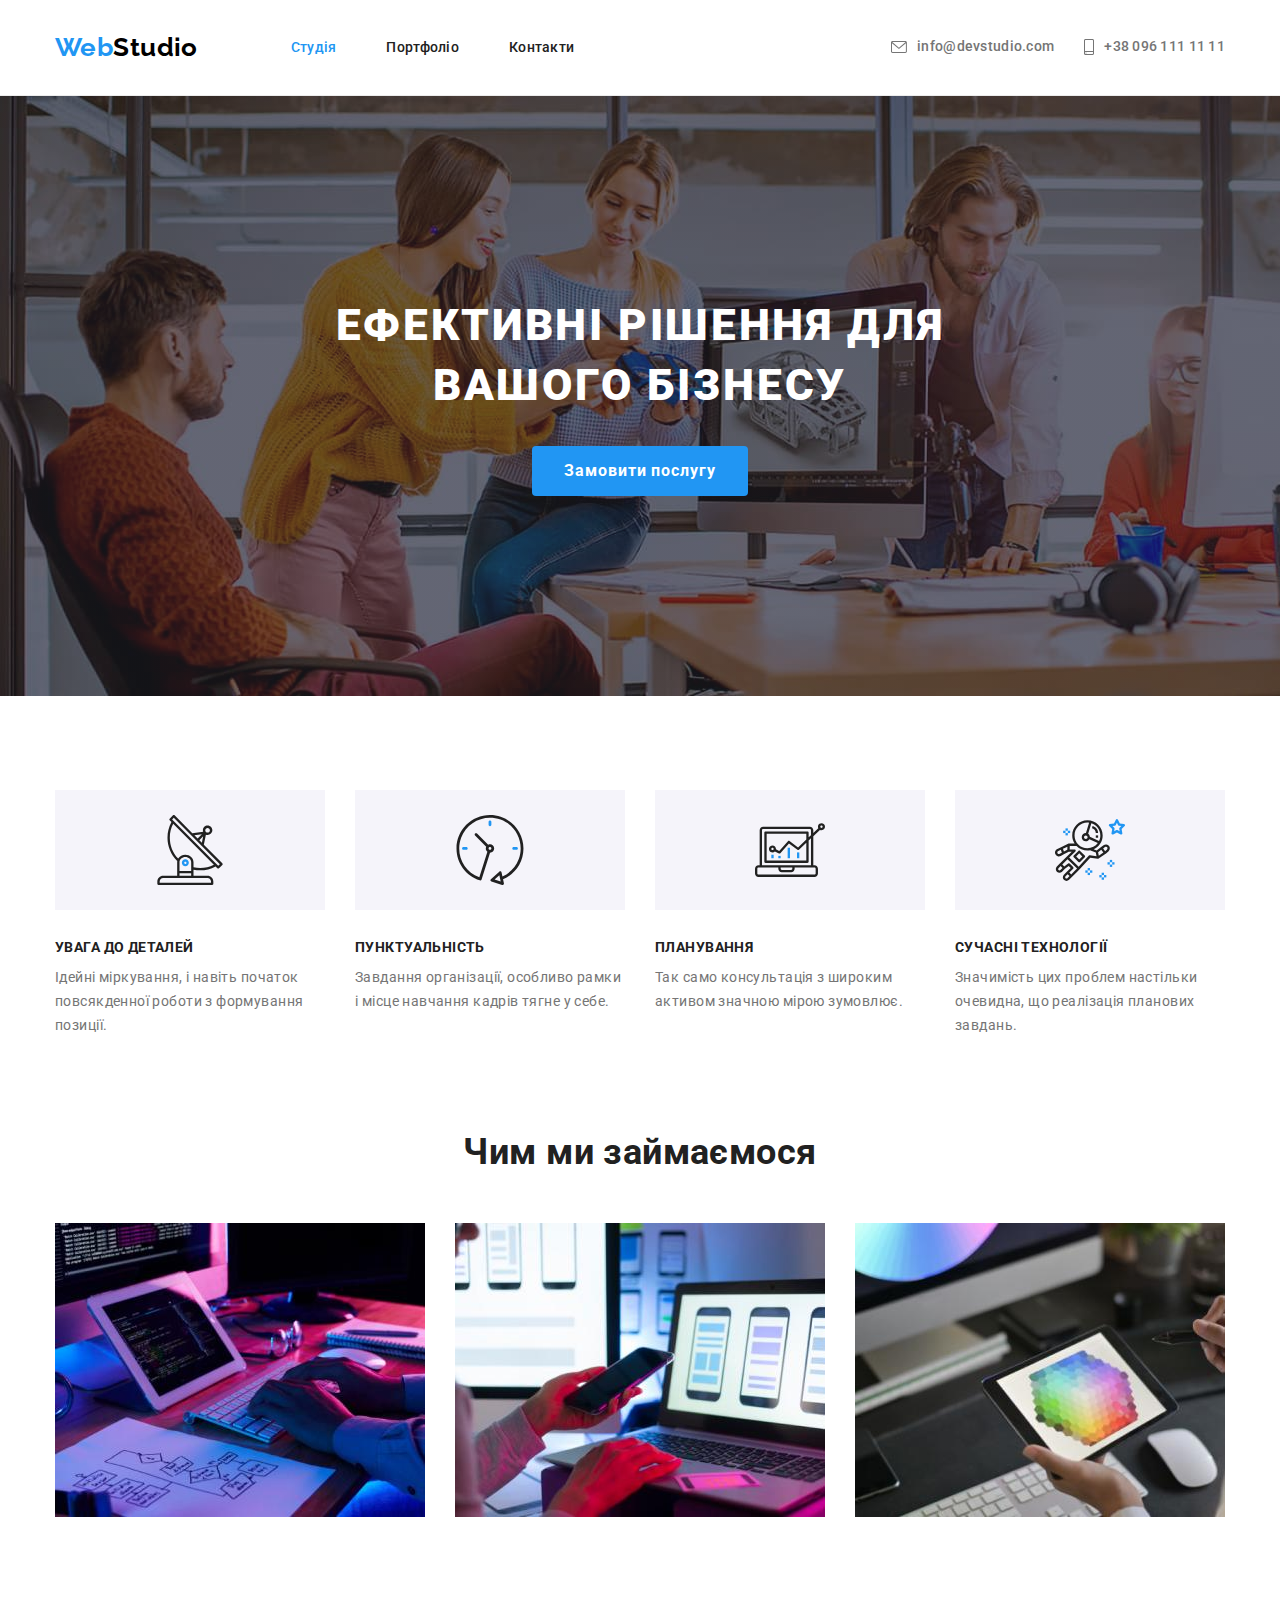
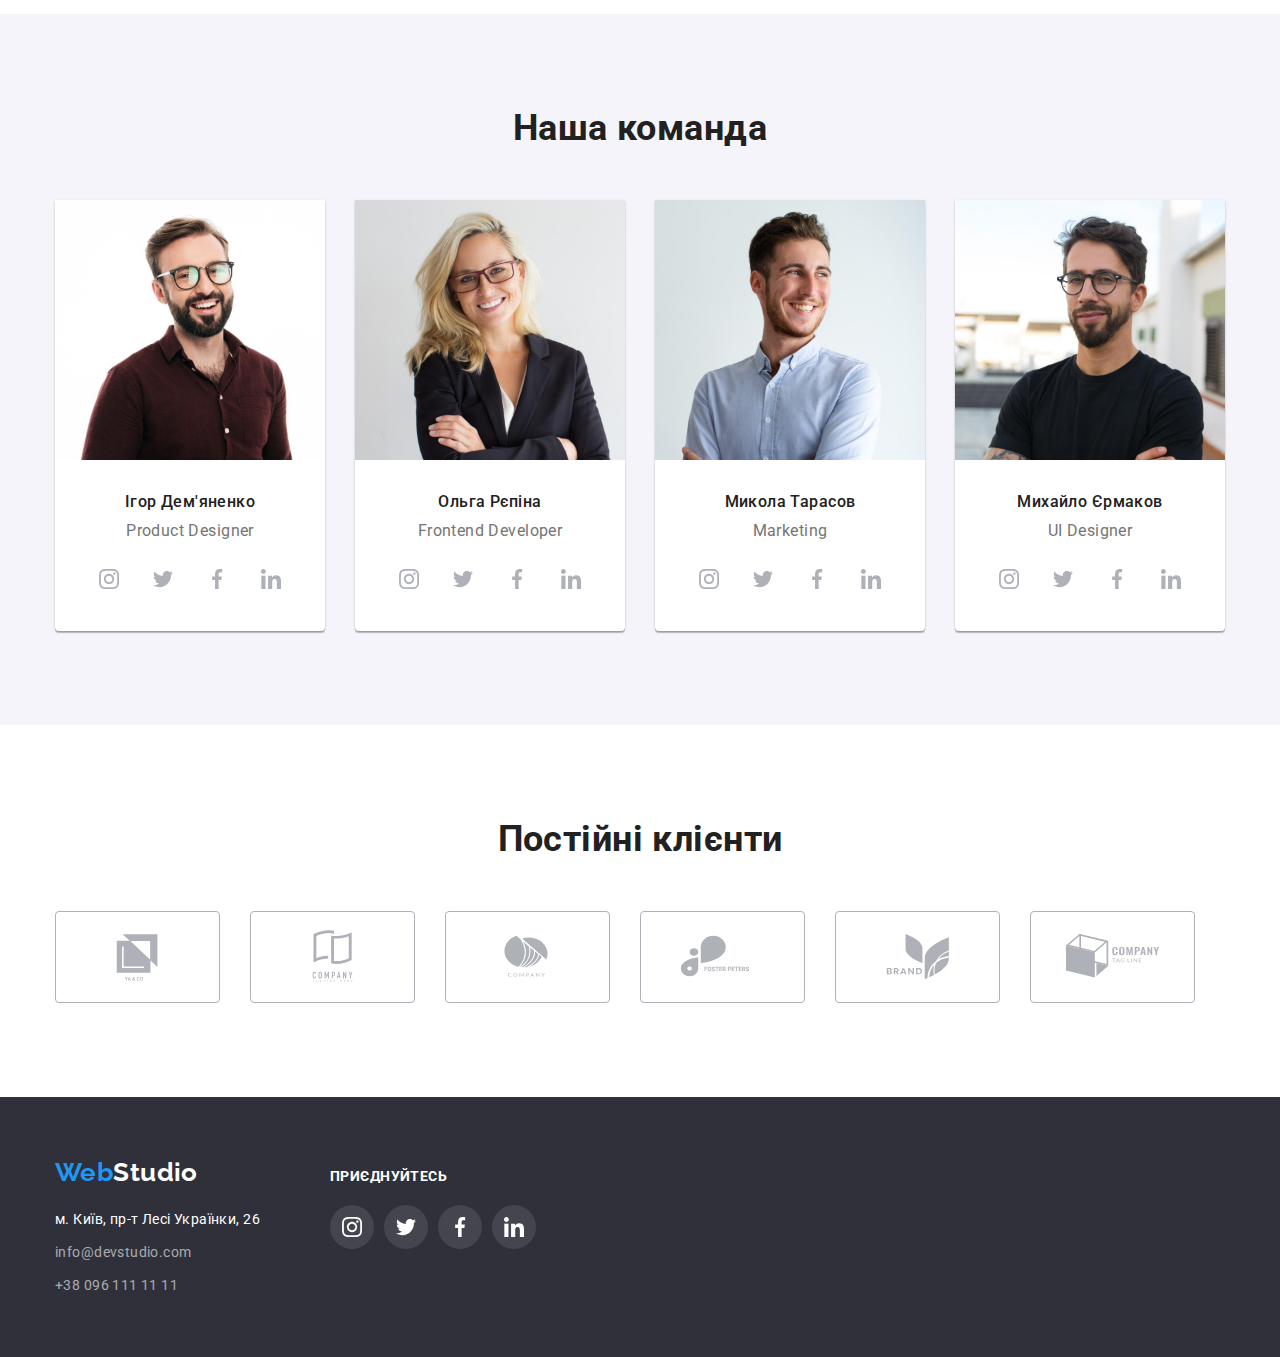
<file: index.html>
<!DOCTYPE html>
<html lang="uk">
  <head>
    <meta charset="UTF-8" />
    <meta http-equiv="X-UA-Compatible" content="IE=edge" />
    <meta name="viewport" content="width=device-width, initial-scale=1.0" />
    <title>Document</title>
    <link rel="preconnect" href="https://fonts.googleapis.com" />
    <link rel="preconnect" href="https://fonts.gstatic.com" crossorigin />
    <link
      href="https://fonts.googleapis.com/css2?family=Raleway:wght@700&family=Roboto:wght@400;500;700;900&display=swap"
      rel="stylesheet"
    />
    <link
      rel="stylesheet"
      href="https://cdnjs.cloudflare.com/ajax/libs/modern-normalize/1.1.0/modern-normalize.min.css"
      integrity="sha512-wpPYUAdjBVSE4KJnH1VR1HeZfpl1ub8YT/NKx4PuQ5NmX2tKuGu6U/JRp5y+Y8XG2tV+wKQpNHVUX03MfMFn9Q=="
      crossorigin="anonymous"
      referrerpolicy="no-referrer"
    />
    <link rel="stylesheet" href="./css/styles.css" />
  </head>

  <body>
    <!--Шапка сайту-->
    <header class="head">
      <div class="container main-nav">
        <nav class="head-nav">
          <a href="./index.html" lang="en" class="logo">
            <span class="web">Web</span>Studio
          </a>

          <ul class="site-nav list">
            <li class="item">
              <a class="link current" href="./index.html">Студія</a>
            </li>
            <li class="item">
              <a class="portfolio" href="./portfolio.html">Портфоліо</a>
            </li>
            <li class="item"><a href="">Контакти</a></li>
          </ul>
        </nav>

        <ul class="contacts list">
          <li class="item">
            <a class="mail" href="mailto:info@devstudio.com"
              ><svg class="mail-icon" width="16" height="12">
                  <use href="./images/icons.svg#icon-mail"></use>
                </svg>info@devstudio.com</a>
          </li>
          <li class="item">
            <a class="tel" href="tel:+380961111111"><svg class="tel-icon" width="10" height="16">
                  <use href="./images/icons.svg#icon-phone"></use>
                </svg>+38 096 111 11 11</a>
          </li>
        </ul>
      </div>
    </header>
    <main>
      <!--Герой-->
      <section class="hero overlay">
        <h1 class="hero-title">
          Ефективні рішення для <br />
          вашого бізнесу
        </h1>
        <button class="hero-button" type="button">Замовити послугу</button>
      </section>
      <!--Особливості-->
      <section class="special">
        <div class="container">
          <h2 hidden>Особливості</h2>
          <ul class="special-list">
            <li class="item">
              <div class="special-icons">
                <svg width="70" height="70">
                  <use href="./images/icons.svg#icon-antenna"></use>
                </svg>
              </div>

              <h3 class="special-title">УВАГА ДО ДЕТАЛЕЙ</h3>
              <p class="special-text">
                Ідейні міркування, і навіть початок повсякденної роботи з
                формування позиції.
              </p>
            </li>
            <li class="item">
              <div class="special-icons">
                <svg width="70" height="70">
                  <use href="./images/icons.svg#icon-clock"></use>
                </svg>
              </div>

              <h3 class="special-title">ПУНКТУАЛЬНІСТЬ</h3>
              <p class="special-text">
                Завдання організації, особливо рамки і місце навчання кадрів
                тягне у себе.
              </p>
            </li>
            <li class="item">
              <div class="special-icons">
                <svg width="70" height="70">
                  <use href="./images/icons.svg#icon-diagram"></use>
                </svg>
              </div>
              <h3 class="special-title">ПЛАНУВАННЯ</h3>
              <p class="special-text">
                Так само консультація з широким активом значною мірою зумовлює.
              </p>
            </li>
            <li class="item">
              <div class="special-icons">
                <svg width="70" height="70">
                  <use href="./images/icons.svg#icon-astronaut"></use>
                </svg>
              </div>
              <h3 class="special-title">СУЧАСНІ ТЕХНОЛОГІЇ</h3>
              <p class="special-text">
                Значимість цих проблем настільки очевидна, що реалізація
                планових завдань.
              </p>
            </li>
          </ul>
        </div>
      </section>
      <!--Чим ми займаємося-->
      <section class="work">
        <div class="container">
          <h2 class="work-title">Чим ми займаємося</h2>
          <ul class="work-list">
            <li class="item">
              <img
                src="./images/img1.jpg"
                width="370"
                alt="Розробка десктопних додатків"
              />
            </li>
            <li class="item">
              <img
                src="./images/img2.jpg"
                width="370"
                alt="Розробка мобільних додатків"
              />
            </li>
            <li class="item">
              <img src="./images/img3.jpg" width="370" alt="Веб дизайн" />
            </li>
          </ul>
        </div>
      </section>
      <!--Команда-->
      <section class="team">
        <div class="container">
          <h2 class="team-title">Наша команда</h2>
          <ul class="team-list">
            <li class="item">
              <img src="./images/photo1.jpg" width="270" alt="Фото Ігора" />
              <div class="item-text">
                <h3 class="team-name">Ігор Дем'яненко</h3>
                <p class="team-position" lang="en">Product Designer</p>
                <ul class="team-icons list">
                  <li class="social-item">
                    <a href="" class="social-link link">
                      <svg class="team-icon" width="20" height="20">
                        <use href="./images/icons.svg#icon-inst"></use>
                      </svg>
                    </a>
                  </li>
                  <li class="social-item">
                    <a href="" class="social-link link"
                      ><svg class="team-icon" width="20" height="20">
                        <use href="./images/icons.svg#icon-twitter"></use></svg
                    ></a>
                  </li>
                  <li class="social-item">
                    <a href="" class="social-link link"
                      ><svg class="team-icon" width="20" height="20">
                        <use href="./images/icons.svg#icon-facebook"></use></svg
                    ></a>
                  </li>
                  <li class="social-item">
                    <a href="" class="social-link link"
                      ><svg class="team-icon" width="20" height="20">
                        <use href="./images/icons.svg#icon-linkedin"></use></svg
                    ></a>
                  </li>
                </ul>
              </div>
            </li>
            <li class="item">
              <img src="./images/photo2.jpg" width="270" alt="Фото Ольги" />
              <div class="item-text">
                <h3 class="team-name">Ольга Рєпіна</h3>
                <p class="team-position" lang="en">Frontend Developer</p>
                <ul class="team-icons list">
                  <li class="social-item">
                    <a href="" class="social-link link">
                      <svg class="team-icon" width="20" height="20">
                        <use href="./images/icons.svg#icon-inst"></use>
                      </svg>
                    </a>
                  </li>
                  <li class="social-item">
                    <a href="" class="social-link link"
                      ><svg class="team-icon" width="20" height="20">
                        <use href="./images/icons.svg#icon-twitter"></use></svg
                    ></a>
                  </li>
                  <li class="social-item">
                    <a href="" class="social-link link"
                      ><svg class="team-icon" width="20" height="20">
                        <use href="./images/icons.svg#icon-facebook"></use></svg
                    ></a>
                  </li>
                  <li class="social-item">
                    <a href="" class="social-link link"
                      ><svg class="team-icon" width="20" height="20">
                        <use href="./images/icons.svg#icon-linkedin"></use></svg
                    ></a>
                  </li>
                </ul>
              </div>
            </li>
            <li class="item">
              <img src="./images/photo3.jpg" width="270" alt="Фото Миколи" />
              <div class="item-text">
                <h3 class="team-name">Микола Тарасов</h3>
                <p class="team-position" lang="en">Marketing</p>
                <ul class="team-icons list">
                  <li class="social-item">
                    <a href="" class="social-link link">
                      <svg class="team-icon" width="20" height="20">
                        <use href="./images/icons.svg#icon-inst"></use>
                      </svg>
                    </a>
                  </li>
                  <li class="social-item">
                    <a href="" class="social-link link"
                      ><svg class="team-icon" width="20" height="20">
                        <use href="./images/icons.svg#icon-twitter"></use></svg
                    ></a>
                  </li>
                  <li class="social-item">
                    <a href="" class="social-link link"
                      ><svg class="team-icon" width="20" height="20">
                        <use href="./images/icons.svg#icon-facebook"></use></svg
                    ></a>
                  </li>
                  <li class="social-item">
                    <a href="" class="social-link link"
                      ><svg class="team-icon" width="20" height="20">
                        <use href="./images/icons.svg#icon-linkedin"></use></svg
                    ></a>
                  </li>
                </ul>
              </div>
            </li>
            <li class="item">
              <img src="./images/photo4.jpg" width="270" alt="Фото Михайла" />
              <div class="item-text">
                <h3 class="team-name">Михайло Єрмаков</h3>
                <p class="team-position" lang="en">UI Designer</p>
                <ul class="team-icons list">
                  <li class="social-item">
                    <a href="" class="social-link link">
                      <svg class="team-icon" width="20" height="20">
                        <use href="./images/icons.svg#icon-inst"></use>
                      </svg>
                    </a>
                  </li>
                  <li class="social-item">
                    <a href="" class="social-link link"
                      ><svg class="team-icon" width="20" height="20">
                        <use href="./images/icons.svg#icon-twitter"></use></svg
                    ></a>
                  </li>
                  <li class="social-item">
                    <a href="" class="social-link link"
                      ><svg class="team-icon" width="20" height="20">
                        <use href="./images/icons.svg#icon-facebook"></use></svg
                    ></a>
                  </li>
                  <li class="social-item">
                    <a href="" class="social-link link"
                      ><svg class="team-icon" width="20" height="20">
                        <use href="./images/icons.svg#icon-linkedin"></use></svg
                    ></a>
                  </li>
                </ul>
              </div>
            </li>
          </ul>
        </div>
      </section>
      <section class="clients">
        <div class="container">
          <h2 class="clients-title">Постійні клієнти</h2>
          <ul class="clients-list">
            <li class="icon-list">
              <a href="" class="clients-link"
                ><svg class="clients-icon" width="106" height="60">
                  <use href="./images/icons.svg#icon-clientone"></use></svg
              ></a>
            </li>
            <li class="icon-list">
              <a href="" class="clients-link"
                ><svg class="clients-icon" width="106" height="60">
                  <use href="./images/icons.svg#icon-clienttwo"></use></svg
              ></a>
            </li>
            <li class="icon-list">
              <a href="" class="clients-link"
                ><svg class="clients-icon" width="106" height="60">
                  <use href="./images/icons.svg#icon-clientthree"></use></svg
              ></a>
            </li>
            <li class="icon-list">
              <a href="" class="clients-link"
                ><svg class="clients-icon" width="106" height="60">
                  <use href="./images/icons.svg#icon-clientfour"></use></svg
              ></a>
            </li>
            <li class="icon-list">
              <a href="" class="clients-link"
                ><svg class="clients-icon" width="106" height="60">
                  <use href="./images/icons.svg#icon-clientfive"></use></svg
              ></a>
            </li>
            <li class="icon-list">
              <a href="" class="clients-link"
                ><svg class="clients-icon" width="106" height="60">
                  <use href="./images/icons.svg#icon-clientsix"></use></svg
              ></a>
            </li>
          </ul>
        </div>
      </section>
    </main>
    <!--Футер-->
    <footer class="adress">
      <div class="container foot">
        <div class="first">
        <a href="./index.html" lang="en" class="logo"
          ><span class="web">Web</span>Studio
        </a>
          <ul class="adress-list">
            <li class="item">
              <a class="maps" href="https://goo.gl/maps/tU6oUWFSM4fqJEDF9">
                м. Київ, пр-т Лесі Українки, 26
              </a>
            </li>
            <li class="item">
              <a class="link" href="mailto:info@devstudio.com"
                >info@devstudio.com</a
              >
            </li>
            <li class="item">
              <a class="link" href="tel:+380961111111">+38 096 111 11 11</a>
            </li>
          </ul>
        </div>
        </address>
        <div class="second">
          <h3 class="adress-title">ПРИЄДНУЙТЕСЬ</h3>
          <ul class="social-icons list">
            <li class="social-item">
              <a href="" class="social-link link">
                <svg class="adress-icon" width="20" height="20">
                  <use href="./images/icons.svg#icon-inst"></use>
                </svg>
              </a>
            </li>
            <li class="social-item">
              <a href="" class="social-link link"
                ><svg class="adress-icon" width="20" height="20">
                  <use href="./images/icons.svg#icon-twitter"></use></svg
              ></a>
            </li>
            <li class="social-item">
              <a href="" class="social-link link"
                ><svg class="adress-icon" width="20" height="20">
                  <use href="./images/icons.svg#icon-facebook"></use></svg
              ></a>
            </li>
            <li class="social-item">
              <a href="" class="social-link link"
                ><svg class="adress-icon" width="20" height="20">
                  <use href="./images/icons.svg#icon-linkedin"></use></svg
              ></a>
            </li>
          </ul>
        </div>
      </div>
    </footer>
  </body>
</html>
</file>
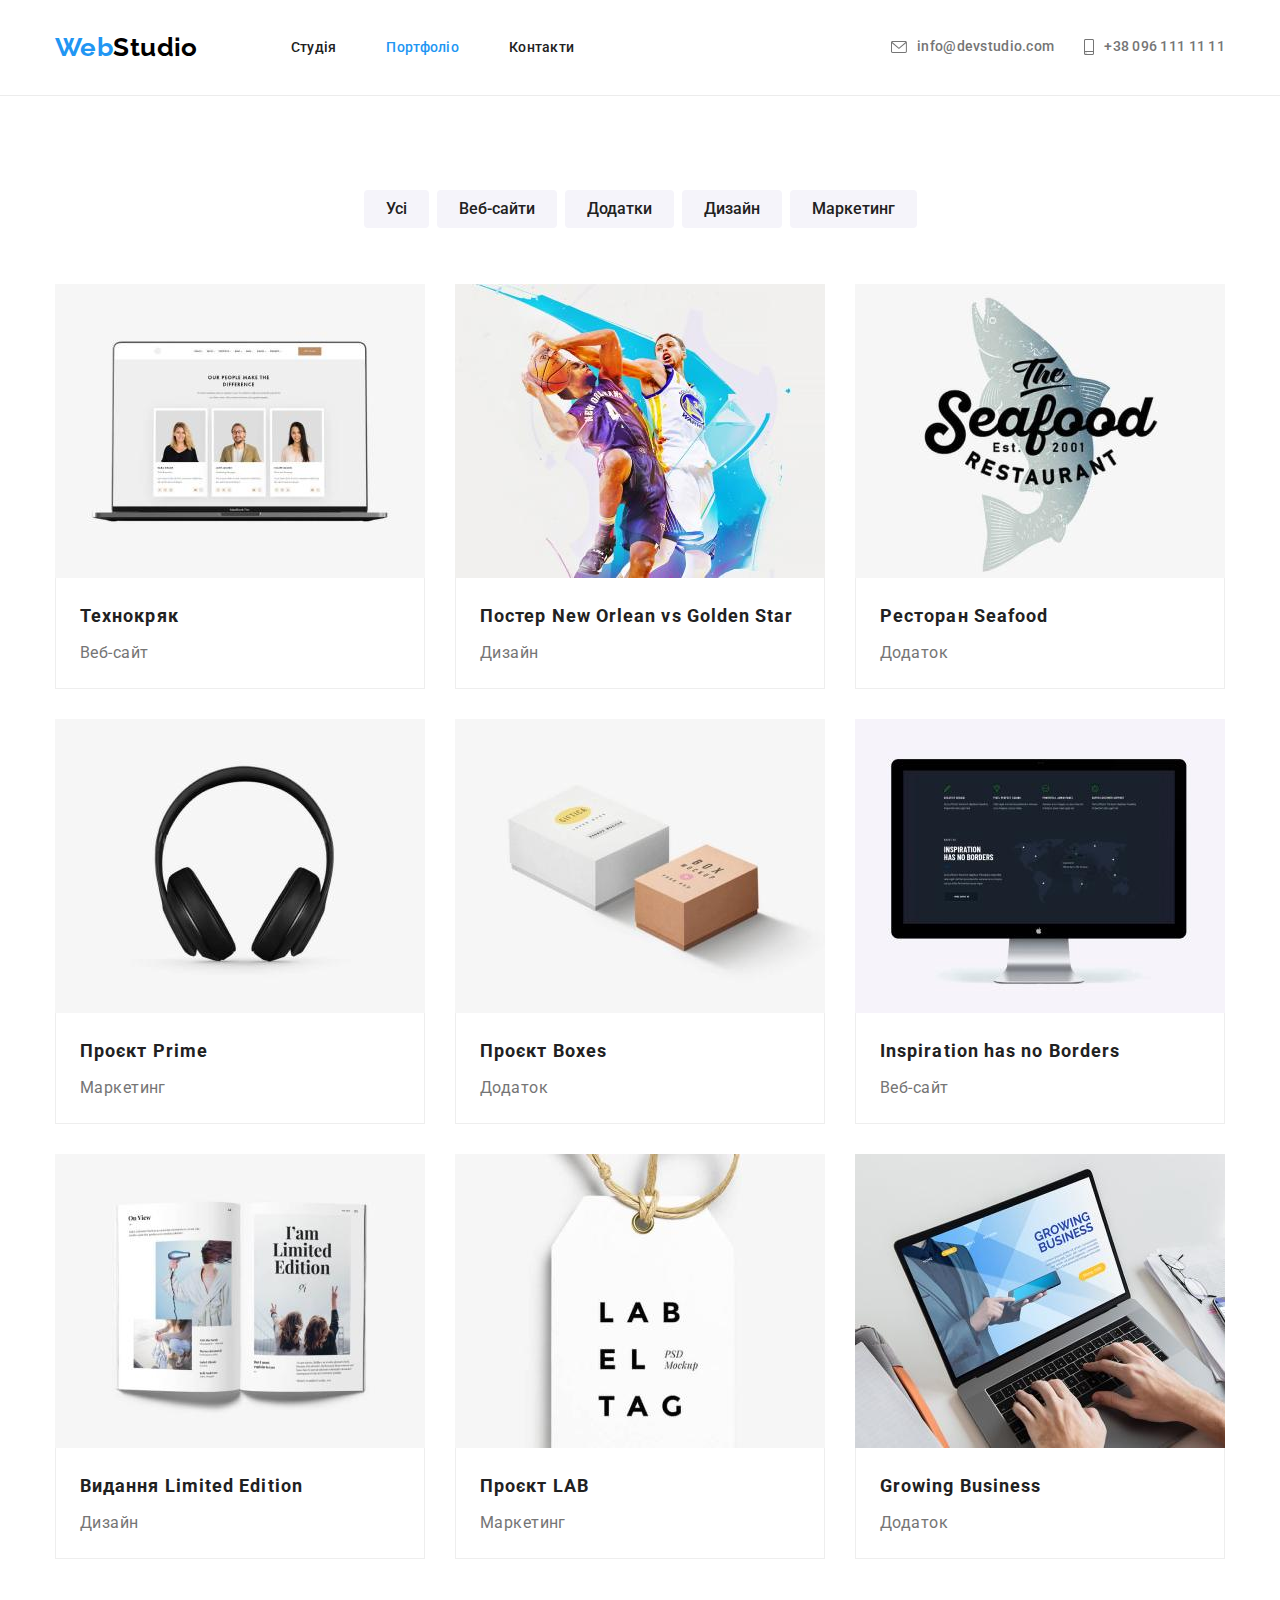
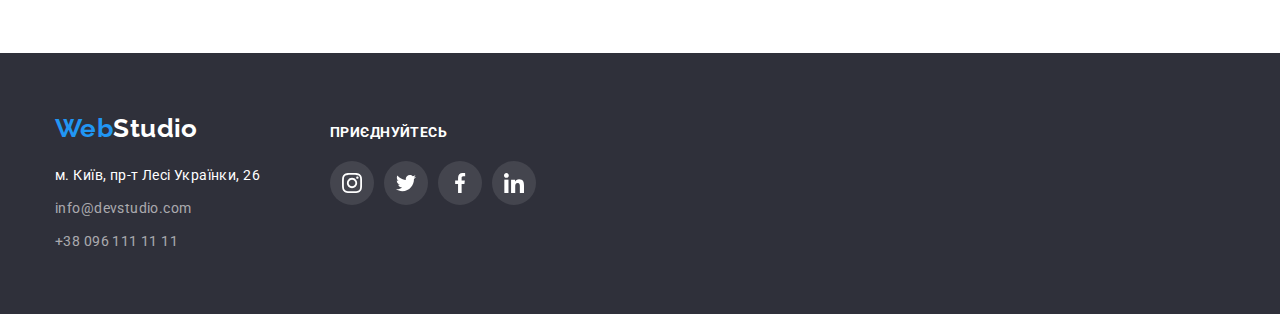
<file: portfolio.html>
<!DOCTYPE html>
<html lang="uk">
  <head>
    <meta charset="UTF-8" />
    <meta http-equiv="X-UA-Compatible" content="IE=edge" />
    <meta name="viewport" content="width=device-width, initial-scale=1.0" />
    <title>Document</title>
    <link rel="preconnect" href="https://fonts.googleapis.com" />
    <link rel="preconnect" href="https://fonts.gstatic.com" crossorigin />
    <link
      href="https://fonts.googleapis.com/css2?family=Raleway:wght@700&family=Roboto:wght@400;500;700;900&display=swap"
      rel="stylesheet"
    />
    <link
      rel="stylesheet"
      href="https://cdnjs.cloudflare.com/ajax/libs/modern-normalize/1.1.0/modern-normalize.min.css"
      integrity="sha512-wpPYUAdjBVSE4KJnH1VR1HeZfpl1ub8YT/NKx4PuQ5NmX2tKuGu6U/JRp5y+Y8XG2tV+wKQpNHVUX03MfMFn9Q=="
      crossorigin="anonymous"
      referrerpolicy="no-referrer"
    />
    <link rel="stylesheet" href="./css/styles.css" />
  </head>
  <body>
    <!--Шапка сайту-->
    <header class="head">
      <div class="container main-nav">
        <nav class="head-nav">
          <a href="./index.html" lang="en" class="logo">
            <span class="web">Web</span>Studio
          </a>

          <ul class="site-nav list">
            <li class="item">
              <a class="link" href="./index.html">Студія</a>
            </li>
            <li class="item">
              <a class="portfolio current" href="./portfolio.html">Портфоліо</a>
            </li>
            <li class="item"><a href="">Контакти</a></li>
          </ul>
        </nav>

        <ul class="contacts list">
          <li class="item">
            <a class="mail" href="mailto:info@devstudio.com"
              ><svg class="mail-icon" width="16" height="12">
                  <use href="./images/icons.svg#icon-mail"></use>
                </svg>info@devstudio.com</a>
          </li>
          <li class="item">
            <a class="tel" href="tel:+380961111111"><svg class="tel-icon" width="10" height="16">
                  <use href="./images/icons.svg#icon-phone"></use>
                </svg>+38 096 111 11 11</a>
          </li>
        </ul>
      </div>
    </header>

    <main>
      <section class="project">
        <div class="container">
          <h1 hidden>Наші проєкти</h1>
          <ul class="filter">
            <li class="item">
              <button class="filter-button" type="button">Усі</button>
            </li>
            <li class="item">
              <button class="filter-button" type="button">Веб-сайти</button>
            </li>
            <li class="item">
              <button class="filter-button" type="button">Додатки</button>
            </li>
            <li class="item">
              <button class="filter-button" type="button">Дизайн</button>
            </li>
            <li class="item">
              <button class="filter-button" type="button">Маркетинг</button>
            </li>
          </ul>
          <ul class="examples">
            <li class="item">
              <a href="" class="exam-link">
                <img
                  src="./images/port1.jpg"
                  width="370"
                  height="294"
                  alt="Ноутбук"
                />
                <div class="item-text">
                  <h2 class="project-title">Технокряк</h2>
                  <p class="project-exsample">Веб-сайт</p>
                </div>
              </a>
            </li>
            <li class="item">
              <a href="" class="exam-link">
                <img
                  src="./images/port2.jpg"
                  width="370"
                  height="294"
                  alt="Гравці в баскетбол"
                />
                <div class="item-text">
                  <h2 class="project-title">
                    Постер New Orlean vs Golden Star
                  </h2>
                  <p class="project-exsample">Дизайн</p>
                </div>
              </a>
            </li>
            <li class="item">
              <a href="" class="exam-link">
                <img
                  src="./images/port3.jpg"
                  width="370"
                  height="294"
                  alt="Логотип ресторану"
                />
                <div class="item-text">
                  <h2 class="project-title">Ресторан Seafood</h2>
                  <p class="project-exsample">Додаток</p>
                </div>
              </a>
            </li>
            <li class="item">
              <a href="" class="exam-link">
                <img
                  src="./images/port4.jpg"
                  width="370"
                  height="294"
                  alt="Навушники"
                />
                <div class="item-text">
                  <h2 class="project-title">Проєкт Prime</h2>
                  <p class="project-exsample">Маркетинг</p>
                </div>
              </a>
            </li>
            <li class="item">
              <a href="" class="exam-link">
                <img
                  src="./images/port5.jpg"
                  width="370"
                  height="294"
                  alt="Дві коробки"
                />
                <div class="item-text">
                  <h2 class="project-title">Проєкт Boxes</h2>
                  <p class="project-exsample">Додаток</p>
                </div>
              </a>
            </li>
            <li class="item">
              <a href="" class="exam-link">
                <img
                  src="./images/port6.jpg"
                  width="370"
                  height="294"
                  alt="Монітор на якому мапа світу"
                />
                <div class="item-text">
                  <h2 class="project-title">Inspiration has no Borders</h2>
                  <p class="project-exsample">Веб-сайт</p>
                </div>
              </a>
            </li>
            <li class="item">
              <a href="" class="exam-link">
                <img
                  src="./images/port7.jpg"
                  width="370"
                  height="294"
                  alt="Журнал"
                />
                <div class="item-text">
                  <h2 class="project-title">Видання Limited Edition</h2>
                  <p class="project-exsample">Дизайн</p>
                </div>
              </a>
            </li>
            <li class="item">
              <a href="" class="exam-link">
                <img
                  src="./images/port8.jpg"
                  width="370"
                  height="294"
                  alt="Бірка від одягу"
                />
                <div class="item-text">
                  <h2 class="project-title">Проєкт LAB</h2>
                  <p class="project-exsample">Маркетинг</p>
                </div>
              </a>
            </li>
            <li class="item">
              <a href="" class="exam-link">
                <img
                  src="./images/port9.jpg"
                  width="370"
                  height="294"
                  alt="Ноутбук за яким працюють"
                />
                <div class="item-text">
                  <h2 class="project-title">Growing Business</h2>
                  <p class="project-exsample">Додаток</p>
                </div>
              </a>
            </li>
          </ul>
        </div>
      </section>
    </main>

    <!--Футер-->
    <footer class="adress">
      <div class="container foot">
        <div class="first">
        <a href="./index.html" lang="en" class="logo"
          ><span class="web">Web</span>Studio
        </a>
          <ul class="adress-list">
            <li class="item">
              <a class="maps" href="https://goo.gl/maps/tU6oUWFSM4fqJEDF9">
                м. Київ, пр-т Лесі Українки, 26
              </a>
            </li>
            <li class="item">
              <a class="link" href="mailto:info@devstudio.com"
                >info@devstudio.com</a
              >
            </li>
            <li class="item">
              <a class="link" href="tel:+380961111111">+38 096 111 11 11</a>
            </li>
          </ul>
        </div>
        </address>
        <div class="second">
          <h3 class="adress-title">ПРИЄДНУЙТЕСЬ</h3>
          <ul class="social-icons list">
            <li class="social-item">
              <a href="" class="social-link link">
                <svg class="adress-icon" width="20" height="20">
                  <use href="./images/icons.svg#icon-inst"></use>
                </svg>
              </a>
            </li>
            <li class="social-item">
              <a href="" class="social-link link"
                ><svg class="adress-icon" width="20" height="20">
                  <use href="./images/icons.svg#icon-twitter"></use></svg
              ></a>
            </li>
            <li class="social-item">
              <a href="" class="social-link link"
                ><svg class="adress-icon" width="20" height="20">
                  <use href="./images/icons.svg#icon-facebook"></use></svg
              ></a>
            </li>
            <li class="social-item">
              <a href="" class="social-link link"
                ><svg class="adress-icon" width="20" height="20">
                  <use href="./images/icons.svg#icon-linkedin"></use></svg
              ></a>
            </li>
          </ul>
        </div>
      </div>
    </footer>
  </body>
</html>
</file>
<file: css/styles.css>
/* основний колір тексту #212121 */
/* другорядний колір тексту #757575 */
/* чорний #000000 */
/* білий #FFFFFF */
/* акцент #2196F3  */
/* колір фону основний #F5F5F5 */
/* другорядний фон #2F303A */
/* третьорядний фон #F5F4FA */

*,
::before,
::after {
    box-sizing: border-box;
}

:root {
    --title-text-color: #212121;
    --primary-text-color: #757575;
    --white: #FFFFFF;
    --black-color: #000000;
    --secondary-background-color: #F5F5F5;
    --third-background-color: #2F303A;
    --accent-color: #2196F3;
    --icon-color: #AFB1B8;

}

body {
    margin: 0;

    background-color: var(--white);
    color: var(--title-text-color);
    font-size: 14px;
    font-family: Roboto, sans-serif;
    letter-spacing: 0.03em;  

}
a {
     text-decoration: none;
    }
    
ul {
    list-style: none; 
}

h1,
h2,
h3,
h4,
h5,
h6,
p {
    margin-top: 0;
}

/* утіліти */

.head {
    padding-top: 32px;
    padding-bottom: 32px;
    border-bottom: 1px solid #ececec;
}

.list {
    margin: 0;
    padding: 0;

    list-style: none;
}

.main-nav {
    display: flex;
    align-items: center;
}
.head-nav {
    display: inline-flex;
    align-items: center;
}

/* logo */
.logo {

    color: var(--black-color);
    font-family: Raleway, sans-serif;
    font-weight: 700;
    font-size: 26px;
    line-height: 1.19;
        
}

.main-nav .logo{
    margin-right: 93px;
}

.web {
    color: var(--accent-color);
}
/* site-nav */

.site-nav{
    display: flex;
}

.site-nav .item:not(:last-child) {
    margin-right: 50px;
}

.site-nav a{
    color: var(--title-text-color);
    font-weight: 500;
    line-height: 1.14;
    letter-spacing: 0.02em;
}

.site-nav a:hover,
.site-nav a:focus {
    color: var(--accent-color);
}

.site-nav .link.current {
    color: var(--accent-color);
}
/* portfolio */
.site-nav .portfolio {
    color: var(--title-text-color);
}

.site-nav .portfolio:hover,
.site-nav .portfolio:focus {
    color: var(--accent-color);
}

.site-nav .portfolio.current {
    color: var(--accent-color);
}
/* contacts */

.contacts {
    display: flex;
    margin-left: auto;
    padding: 0;
    
    font-weight: 500;
    line-height: 1.14;
    letter-spacing: 0.02em;
}

.contacts .item:not(:last-child) {
    margin-right: 30px;
}

.contacts .mail {
    color: var(--primary-text-color);
    display: flex;
    align-items: center;
}


.contacts .mail-icon{
    margin-right: 10px;

    fill:var(--primary-text-color);
}
.contacts .mail:hover .mail-icon,
.contacts .mail:focus .mail-icon{
    fill: var(--accent-color);
}

.contacts .mail:hover,
.contacts .mail:focus {
    color: var(--accent-color);
}

.contacts .tel {
    color: var(--primary-text-color);
    display: flex;
    align-items: center;
}

.contacts .tel-icon {
    margin-right: 10px;

    fill: var(--primary-text-color);
}

.contacts .tel:hover .tel-icon,
.contacts .tel:focus .tel-icon{
    fill: var(--accent-color);
}

.contacts .tel:hover,
.contacts .tel:focus {
    color: var(--accent-color);
}

/* container */
.container {
    margin: 0 auto;
    padding-left: 15px;
    padding-right: 15px;

    width: 1200px;
}

/* hero */
.hero {

    padding-top: 200px;
    padding-bottom: 200px;

    background-color: var(--third-background-color);
    color: var(--white);

}

.hero-title {
        margin-top: 0;
        margin-bottom: 30px;
        

        font-weight: 900;
        font-size: 44px;
        line-height: 1.36;
        text-align: center;
        letter-spacing: 0.06em;   

        text-transform: uppercase;
}

.overlay {

    max-width: 1600px;
    height: 600px;
    margin-left: auto;
    margin-right: auto;

    background-color: rgba(47, 48, 58);
    background-image: linear-gradient(to right,
            rgba(47, 48, 58, 0.4),
            rgb(47, 48, 58, 0.4)),
        url(../images/hero.jpg);

}

/* особливості */
.special {
    padding-top: 94px;
    padding-bottom: 94px;
}


.special-list {
    display: flex;
    margin: 0;
    padding: 0;
    gap: 30px;
}

.special-list .item{
    flex-basis: 270px;
    
}

.special-icons{
    margin-bottom: 30px;
    width: 270px;
    height: 120px;
    
    display: flex;
    justify-content: center;
    align-items: center;

    background-color: #f5f4fa;

}

.special-title {
    margin-top: 0;
    margin-bottom: 10px;

    font-size: 14px;
    font-weight: 700;
    line-height: 1.14;

    text-transform: uppercase;
    text-align: left;
}

.special-text {
    margin: 0;
    
    color: var(--primary-text-color);
    font-weight: 400;
    line-height: 1.71;
    
}

.work {
    padding-bottom: 94px;
}

.work-title {
    margin-top: 0;
    margin-bottom: 50px;

    font-weight: 700;
    font-size: 36px;
    line-height: 1.16;
    text-align: center;
}

.work-list {
    margin: 0;
    padding: 0;
    display: flex;
}

.work-list .item img{
    margin: 0;
}
.work-list .item:not(:last-child){
margin-right: 30px;
}

/* team */
.team {
    background-color: #F5F4FA;
    padding: 94px 0;
}

.team-list{
    display: flex;
    margin: 0;
    padding: 0;
}
.team-list .item{
    background-color: #ffffff;
    box-shadow: 0px 1px 3px rgba(0, 0, 0, 0.12), 0px 1px 1px rgba(0, 0, 0, 0.14), 0px 2px 1px rgba(0, 0, 0, 0.2);
    border-radius: 0px 0px 4px 4px;
}

.team-list .item-text{
    padding-top: 30px;
    padding-bottom: 30px;
    

}

.team-list .item:not(:last-child){
    margin-right: 30px;
}

.team-title {
    margin-top: 0;
    margin-bottom: 50px;

    background-color: #F5F4FA;
    font-weight: 700;
    font-size: 36px;
    line-height: 1.16;
    text-align: center;
}



.team-name {
    margin-top: 0;
    margin-bottom: 10px;

    font-weight: 500;
    font-size: 16px;
    line-height: 1.18;
    text-align: center;
}

.team-position {
    margin: 0;

    color: var(--primary-text-color);
    font-weight: 400;
    font-size: 16px;
    line-height: 1.18;
    text-align: center;
}

.team .team-icons{
    display: flex;
    justify-content: center;
    margin-top: 16px;
}


.team-list .social-item{
    width: 44px;
    height: 44px;

    margin-right: 10px;
}

.team-list .social-link{
    
    height: 100%;

    
    border-radius: 50%;

    cursor: pointer;

    display: flex;
    justify-content: center;
    align-items: center;
}

.team-list .social-link:hover,
.team-list .social-link:focus{
    background-color: var(--accent-color);
}

.team-list .team-icon{
    fill: var(--icon-color);
}


.team-list .social-link:hover .team-icon,
.team-list .social-link:focus .team-icon{
    fill: var(--white);
}

.team-list .social-item:last-child{
    margin-right: 0;
}

.clients{
    padding-top: 94px;
    padding-bottom: 94px;
}


.clients-list{
    margin: 0;
    padding: 0;

    display: flex;
    align-items: center;
    justify-content: center;

}
.clients-title{
    margin-bottom: 50px;


    font-size: 36px; 
    line-height: 1.16;
    text-align: center;
}


.clients-list .icon-list{
    margin-right: 30px;
    width: 170px;
    height: 92px;

    

}

.clients-list .list:last-child{
    margin-right: 0;
}

.clients-list .clients-link:hover,
.clients-list .clients-link:focus{
    border-color: var(--accent-color);
}

.clients-list .clients-link:hover .clients-icon,
.clients-list .clients-link:focus .clients-icon{
    fill: var(--accent-color);
}

.clients-icon{
    fill: var(--icon-color);
}

.clients-link{
    width: 100%;
    height: 100%;
    display: flex;
    
    justify-content: center;
    align-items: center;

    border: 1px solid #AFB1B8;
        border-radius: 4px;
    
}

/* footer */

.adress {
    padding-top: 60px;
    padding-bottom: 60px;

    background-color: #2F303A;
    font-weight: 400;
    line-height: 1.71;
}

.adress .logo{
    display: inline-block;
    margin-bottom: 20px;

    color: var(--white);
}

.adress-list {
    padding: 0;
    margin: 0;
}

.adress-list .item:not(:last-child){
    margin-bottom: 9px;
}

.maps {
    font-style: normal;
    color: var(--white);
}

.maps:hover,
.maps:focus {
    color: var(--accent-color);
}
.link {
    font-style: normal;
    color: rgba(255, 255, 255, 0.6);
    text-decoration: none;
}

.adress .first{
    margin-right: 70px;
}

.adress .second{
    

}

.link:hover,
.link:focus {
    color: var(--accent-color);
}

.foot{
    display:flex;
    align-items: baseline;
    
}

.social-icons{
    display: flex;
    
}
.adress .social-item{
    width: 44px;
    height: 44px;
    margin-right: 10px;

    
}

.adress .social-item:last-child{
    margin-right: 0;
}

.adress-title{
    margin: 0;
    margin-bottom: 20px;
    padding: 0;

    font-size: 14px;
    line-height: 1.14;
    color: var(--white);
    
}

.adress .adress-icon{
    fill: var(--white);
}

.adress .social-link:hover,
.adress .social-link:focus{
    background-color: var(--accent-color);
}

.adress .social-link{
    width: 100%;
    height: 100%;

    border-radius: 50%;
    
    cursor: pointer;
    
    display: flex;
    justify-content: center;
    align-items: center;

    background-color: rgba(255, 255, 255, 0.1);
}


.second{


    width: 206px;
    height: 80px;
}

/* project */

.project{
    padding-top: 94px;
    padding-bottom: 94px;

}

.filter {
    display: flex;
    justify-content: center;
    margin: 0;
    margin-bottom: 56px;
    padding: 0;
    
}

.filter .item:not(:last-child){
    margin-right: 8px;
}

.filter .filter-button:hover,
.filter .filter-button:focus{
    box-shadow: 0px 1px 1px rgba(0, 0, 0, 0.12),
    0px 4px 4px rgba(0, 0, 0, 0.06), 
    1px 4px 6px rgba(0, 0, 0, 0.16);
    border-radius: 4px;
}

.project-title {
    margin: 0;
    margin-bottom: 4px;

    color: var(--title-text-color);
    font-weight: 700;
    font-size: 18px;
    line-height: 2;
    letter-spacing: 0.06em;
}

.project-exsample {
    margin: 0;
    color: var(--primary-text-color);
    font-size: 16px;
    line-height: 1.88;
}

.examples{
    display: flex;
    flex-wrap: wrap;
    margin: 0;
    padding: 0;
}

.examples .item{
    margin-right: 30px;
    margin-bottom: 30px;
    display: flex;
}

.examples .exam-link:hover,
.examples .exam-link:focus{
    box-shadow: 
    0px 1px 1px rgba(0, 0, 0, 0.12), 
    0px 4px 4px rgba(0, 0, 0, 0.06), 
    1px 4px 6px rgba(0, 0, 0, 0.16);
}


.examples .item-text {
    padding-top: 20px;
    padding-bottom: 20px;
    padding-left: 24px;
    padding-right: 24px;

    border-left: 1px solid #eeeeee;
    border-right: 1px solid #eeeeee;
    border-bottom: 1px solid #eeeeee;

}

.examples img {
    display: block;
}

.examples .item:nth-child(3n){
    margin-right: 0;
}

.examples .item:nth-last-child(-n + 3){
    margin-bottom: 0;
}


/* button */
.hero-button {
    padding-top: 10px;
    padding-bottom: 10px;
    padding-left: 32px;
    padding-right: 32px;
    margin: 0;
    margin: auto;
    
    
    font-family: inherit;
    color: var(--white-color);
    background-color: var(--accent-color);
    font-weight: 700;
    font-size: 16px;
    line-height: 1.87;
    display: flex;
    align-items: center;
    text-align: center;
    letter-spacing: 0.06em;
    cursor: pointer;

    border-radius: 4px;
    border: none;
}

.hero-button:hover,
.hero-button:focus {
    background-color: #188CE8;
}



.filter-button{
    padding-top: 6px;
    padding-bottom: 6px;
    padding-left: 22px;
    padding-right: 22px;
    border-radius: 4px;
    border: none;

    font-family: inherit;
    background-color: #F5F4FA;
    color: var(--title-text-color)
    font-family: 'Roboto';
    font-weight: 500;
    font-size: 16px;
    line-height: 1.6;
    text-align: center;
    cursor: pointer;
}

.filter-button:hover,
.filter-button:focus {
    background-color: var(--accent-color);
    color: var(--white);
}
</file>
